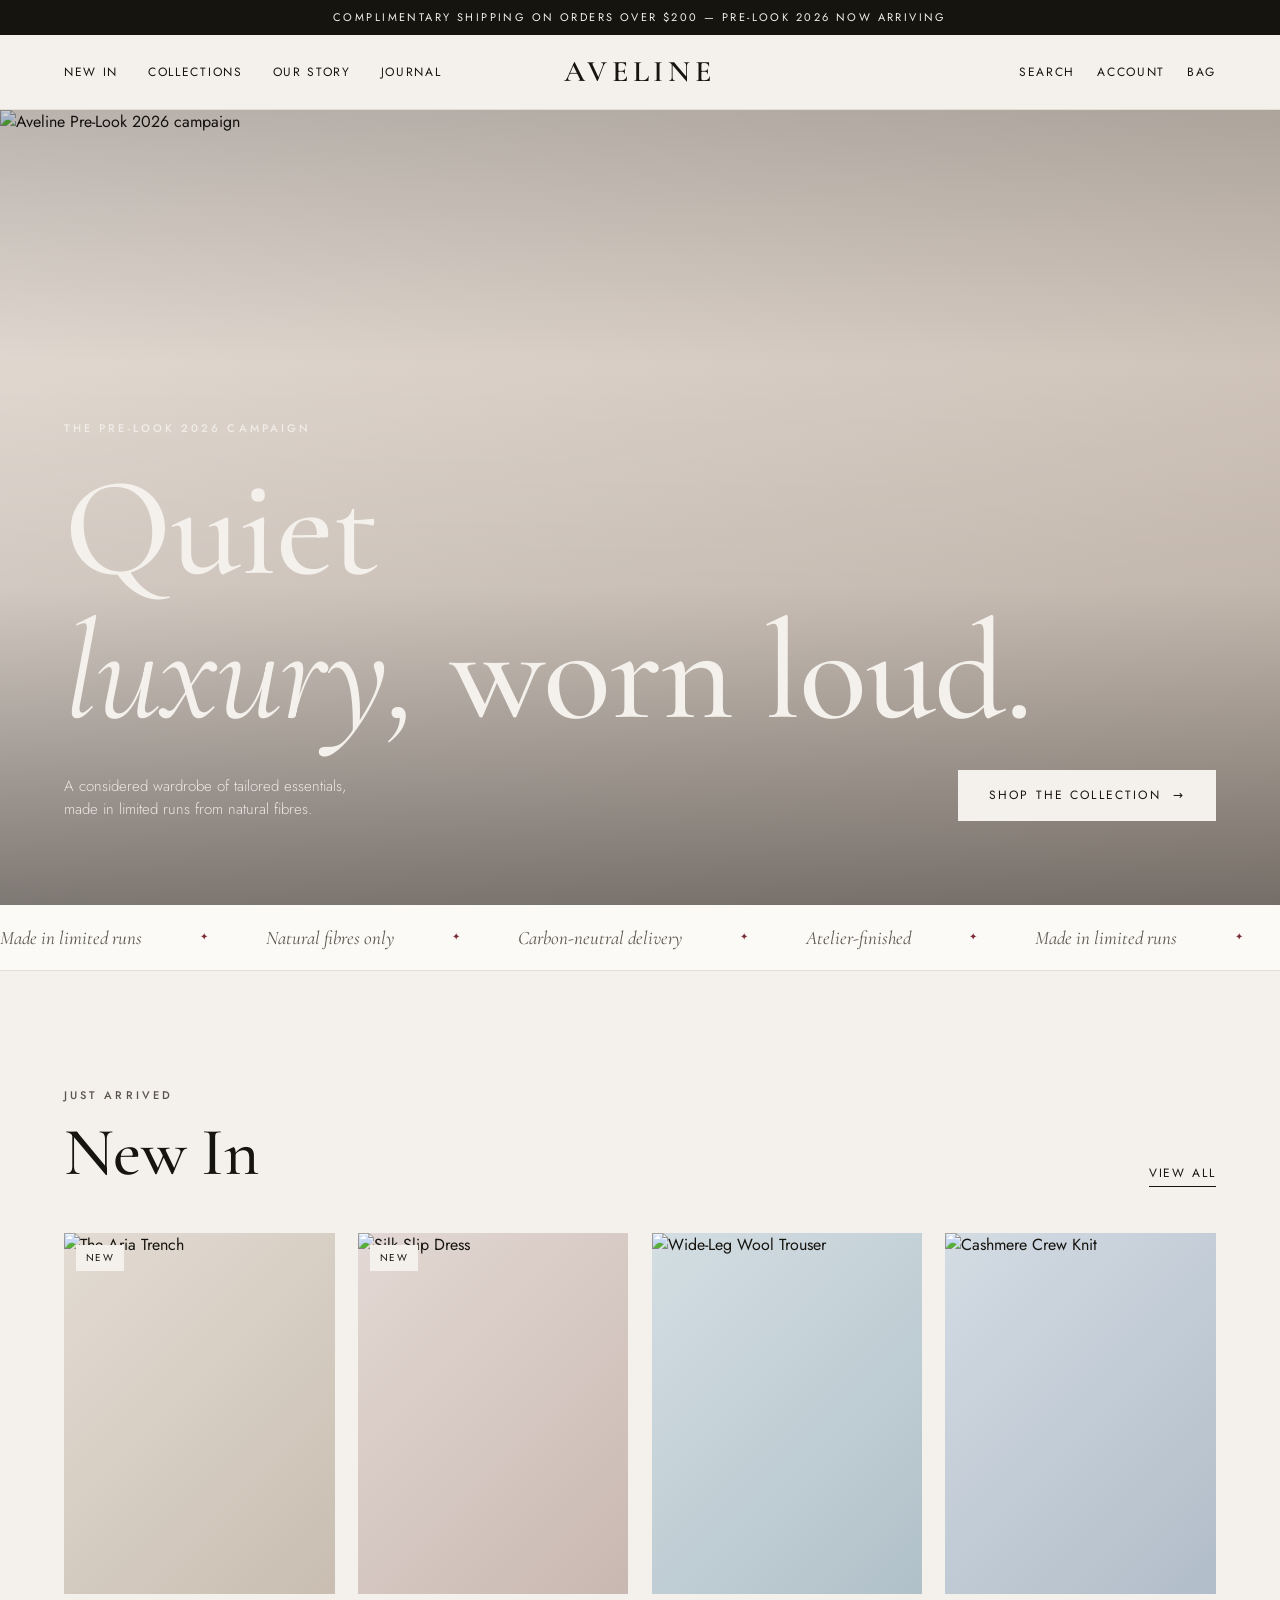
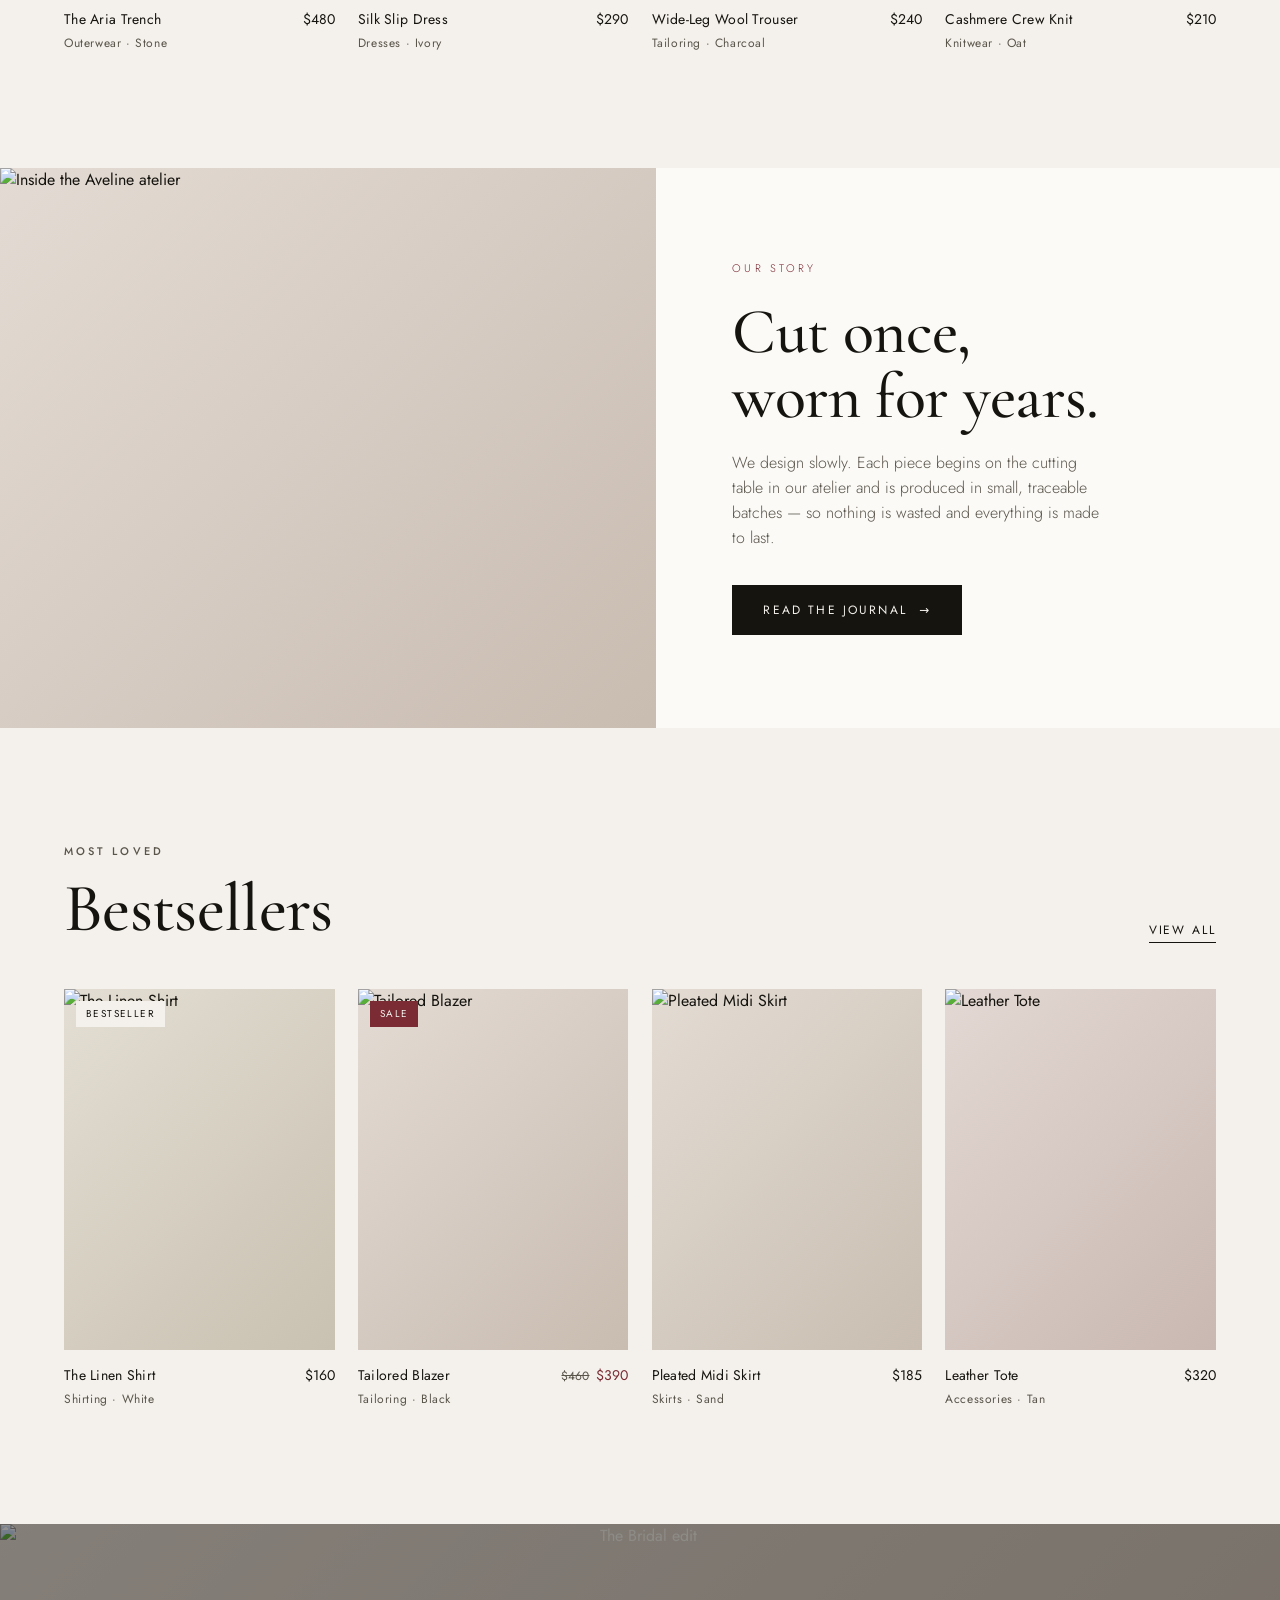
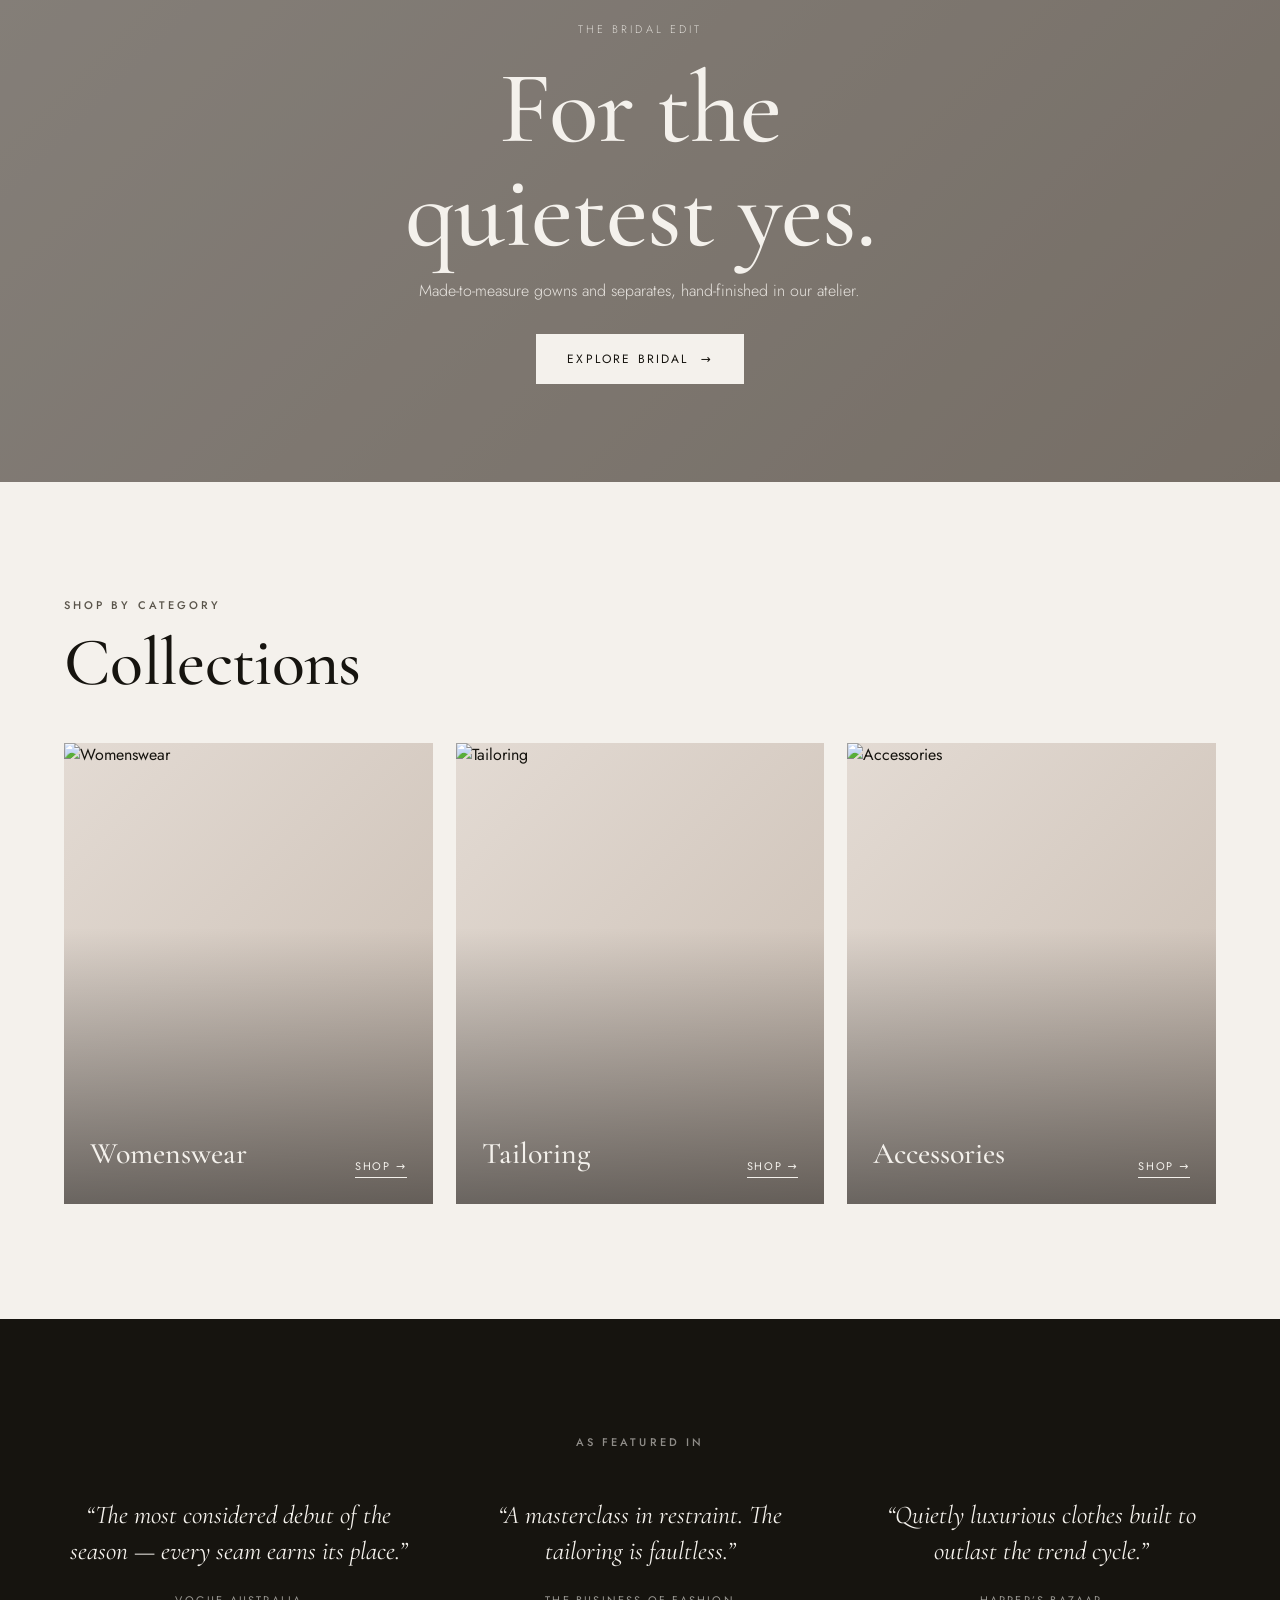
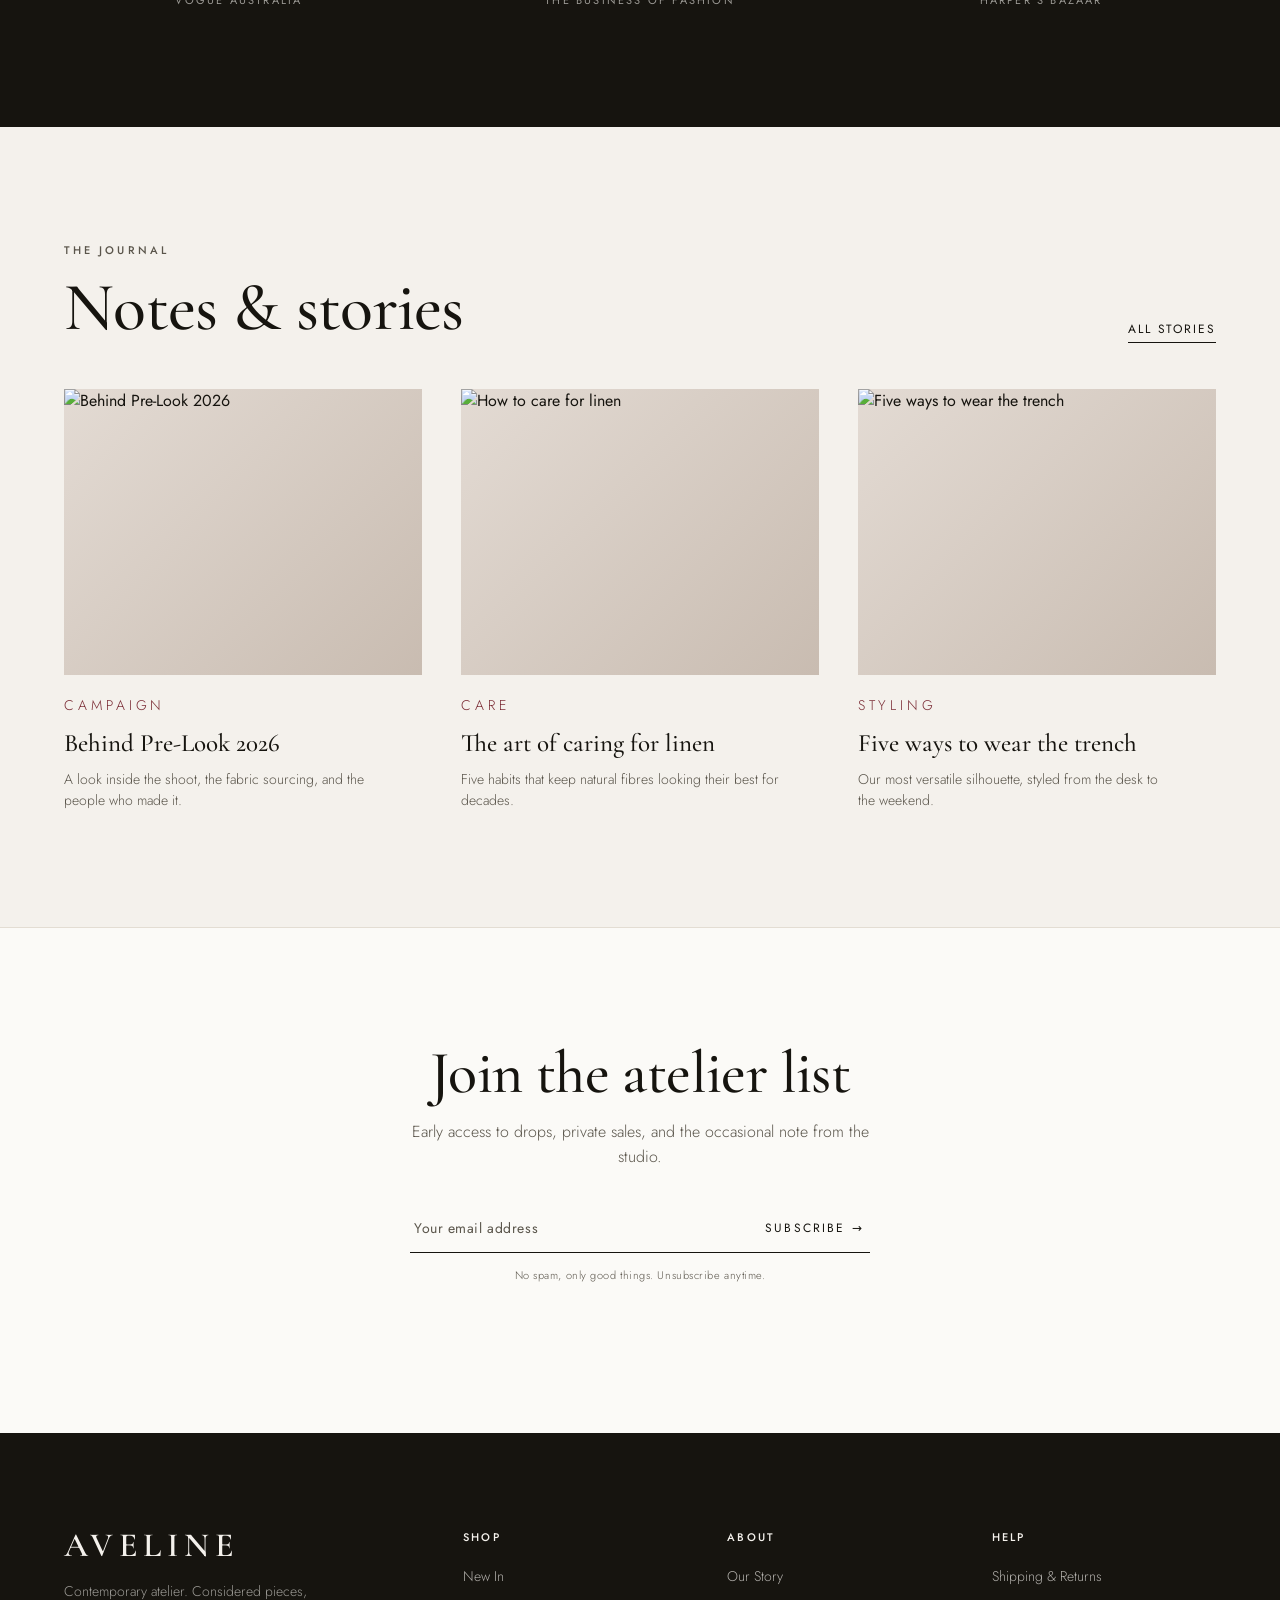
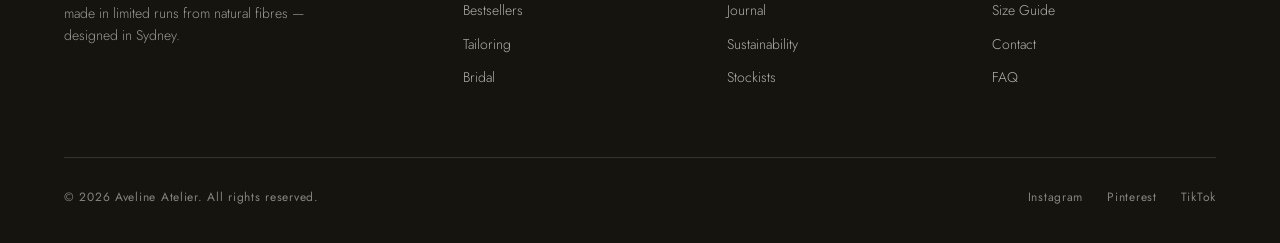
<file: aveline-index.html>
<!DOCTYPE html>
<html lang="en">
<head>
<meta charset="UTF-8">
<meta name="viewport" content="width=device-width, initial-scale=1">
<title>Aveline — Contemporary Atelier</title>
<meta name="description" content="Aveline is a contemporary fashion atelier. Considered pieces, made to last — new arrivals, the Pre-Look 2026 campaign, and the bridal collection.">
<link rel="preconnect" href="https://fonts.googleapis.com">
<link rel="preconnect" href="https://fonts.gstatic.com" crossorigin>
<link href="https://fonts.googleapis.com/css2?family=Cormorant+Garamond:ital,wght@0,400;0,500;0,600;1,400;1,500&family=Jost:wght@300;400;500;600&display=swap" rel="stylesheet">
<style>
  :root{
    --bone:#F4F1EC;
    --paper:#FBFAF7;
    --ink:#16140F;
    --ink-soft:#5A554B;
    --line:#E3DDD3;
    --wine:#7A2B34;
    --wine-deep:#5E1F27;
    --maxw:1320px;
    --pad:clamp(20px,5vw,64px);
    --ease:cubic-bezier(.22,.61,.36,1);
  }
  *{box-sizing:border-box;margin:0;padding:0}
  html{scroll-behavior:smooth}
  body{
    background:var(--bone);
    color:var(--ink);
    font-family:'Jost',system-ui,sans-serif;
    font-weight:400;
    line-height:1.55;
    -webkit-font-smoothing:antialiased;
    overflow-x:hidden;
  }
  img{display:block;max-width:100%}
  a{color:inherit;text-decoration:none}
  button{font-family:inherit;cursor:pointer;border:none;background:none;color:inherit}
  ::selection{background:var(--wine);color:var(--bone)}

  .display{font-family:'Cormorant Garamond',serif;font-weight:500;line-height:1.02;letter-spacing:-.01em}
  .eyebrow{font-size:11px;letter-spacing:.28em;text-transform:uppercase;font-weight:500;color:var(--ink-soft)}
  .wrap{max-width:var(--maxw);margin:0 auto;padding-left:var(--pad);padding-right:var(--pad)}

  a:focus-visible,button:focus-visible{outline:2px solid var(--wine);outline-offset:3px;border-radius:1px}

  /* ---------- announcement ---------- */
  .announce{
    background:var(--ink);color:var(--bone);
    text-align:center;font-size:11px;letter-spacing:.22em;text-transform:uppercase;
    padding:9px 16px;
  }

  /* ---------- nav ---------- */
  header{position:sticky;top:0;z-index:60;background:rgba(244,241,236,.82);backdrop-filter:blur(12px);border-bottom:1px solid var(--line);transition:background .3s}
  .nav{display:grid;grid-template-columns:1fr auto 1fr;align-items:center;height:74px}
  .nav-links,.nav-icons{display:flex;align-items:center;gap:30px}
  .nav-icons{justify-content:flex-end;gap:22px}
  .nav-links a,.nav-icons button{font-size:12px;letter-spacing:.14em;text-transform:uppercase;font-weight:400;position:relative;color:var(--ink)}
  .nav-links a::after{content:"";position:absolute;left:0;bottom:-5px;width:0;height:1px;background:var(--ink);transition:width .35s var(--ease)}
  .nav-links a:hover::after{width:100%}
  .brand{font-family:'Cormorant Garamond',serif;font-size:30px;font-weight:600;letter-spacing:.16em;text-align:center;line-height:1}
  .cart-btn{position:relative}
  .cart-count{position:absolute;top:-9px;right:-12px;background:var(--wine);color:var(--bone);font-size:10px;letter-spacing:0;min-width:16px;height:16px;border-radius:9px;display:grid;place-items:center;padding:0 4px;font-weight:500}
  .menu-toggle{display:none}

  /* ---------- hero ---------- */
  .hero{position:relative;min-height:calc(100vh - 74px - 31px);display:flex;align-items:flex-end;overflow:hidden}
  .hero-media{position:absolute;inset:0;z-index:0}
  .hero-media img{width:100%;height:100%;object-fit:cover;object-position:center 22%}
  .hero-media::after{content:"";position:absolute;inset:0;background:linear-gradient(180deg,rgba(0,0,0,.18) 0%,rgba(0,0,0,0) 32%,rgba(0,0,0,.05) 60%,rgba(0,0,0,.42) 100%)}
  .hero-inner{position:relative;z-index:2;width:100%;padding-bottom:clamp(40px,7vw,84px);color:var(--bone)}
  .hero-eyebrow{color:rgba(244,241,236,.85);margin-bottom:20px}
  .hero h1{font-size:clamp(54px,11vw,164px);color:var(--bone);font-weight:500}
  .hero h1 em{font-style:italic;font-weight:400}
  .hero-row{display:flex;flex-wrap:wrap;align-items:flex-end;justify-content:space-between;gap:28px;margin-top:26px}
  .hero-row p{max-width:34ch;color:rgba(244,241,236,.9);font-weight:300;font-size:15px}
  .btn{display:inline-flex;align-items:center;gap:12px;font-size:12px;letter-spacing:.18em;text-transform:uppercase;padding:15px 30px;border:1px solid currentColor;transition:.4s var(--ease)}
  .btn .arrow{transition:transform .4s var(--ease)}
  .btn:hover .arrow{transform:translateX(6px)}
  .btn-light{background:var(--bone);color:var(--ink);border-color:var(--bone)}
  .btn-light:hover{background:transparent;color:var(--bone)}
  .btn-dark{background:var(--ink);color:var(--bone);border-color:var(--ink)}
  .btn-dark:hover{background:transparent;color:var(--ink)}

  /* hero load reveal */
  .reveal{opacity:0;transform:translateY(26px)}
  .reveal.in{opacity:1;transform:none;transition:opacity 1s var(--ease),transform 1s var(--ease)}
  .d1{transition-delay:.05s}.d2{transition-delay:.18s}.d3{transition-delay:.32s}

  /* ---------- marquee ---------- */
  .marquee{border-bottom:1px solid var(--line);background:var(--paper);overflow:hidden;white-space:nowrap}
  .marquee-track{display:inline-flex;gap:58px;padding:18px 0;animation:scroll 32s linear infinite;will-change:transform}
  .marquee span{font-family:'Cormorant Garamond',serif;font-style:italic;font-size:19px;color:var(--ink-soft);display:inline-flex;align-items:center;gap:58px}
  .marquee span::after{content:"✦";font-style:normal;font-size:10px;color:var(--wine)}
  @keyframes scroll{to{transform:translateX(-50%)}}

  /* ---------- section heading ---------- */
  .sec{padding:clamp(64px,9vw,124px) 0}
  .sec-head{display:flex;align-items:flex-end;justify-content:space-between;gap:24px;margin-bottom:46px;flex-wrap:wrap}
  .sec-head h2{font-size:clamp(34px,5.5vw,68px)}
  .sec-head a{font-size:12px;letter-spacing:.16em;text-transform:uppercase;border-bottom:1px solid var(--ink);padding-bottom:3px;transition:.3s}
  .sec-head a:hover{color:var(--wine);border-color:var(--wine)}

  /* ---------- product grid ---------- */
  .grid{display:grid;grid-template-columns:repeat(4,1fr);gap:clamp(14px,1.8vw,26px)}
  .card{position:relative}
  .card-media{position:relative;aspect-ratio:3/4;overflow:hidden;background:var(--line)}
  .card-media img{width:100%;height:100%;object-fit:cover;transition:transform 1.1s var(--ease),opacity .5s ease}
  .card:hover .card-media img{transform:scale(1.045)}
  .tag{position:absolute;top:12px;left:12px;z-index:3;background:var(--bone);color:var(--ink);font-size:10px;letter-spacing:.14em;text-transform:uppercase;padding:5px 10px}
  .tag.sale{background:var(--wine);color:var(--bone)}
  .quick{position:absolute;left:12px;right:12px;bottom:12px;z-index:3;background:var(--ink);color:var(--bone);font-size:11px;letter-spacing:.18em;text-transform:uppercase;padding:13px;text-align:center;opacity:0;transform:translateY(12px);transition:.45s var(--ease)}
  .card:hover .quick,.card:focus-within .quick{opacity:1;transform:none}
  .quick:hover{background:var(--wine)}
  .card-info{padding-top:15px;display:flex;justify-content:space-between;gap:14px;align-items:baseline}
  .card-info h3{font-family:'Jost',sans-serif;font-weight:400;font-size:14px;letter-spacing:.02em}
  .card-info .meta{font-size:12px;color:var(--ink-soft);margin-top:3px;letter-spacing:.05em}
  .price{font-size:14px;white-space:nowrap}
  .price .was{color:var(--ink-soft);text-decoration:line-through;margin-right:7px;font-size:12px}
  .price .now{color:var(--wine)}

  /* ---------- editorial split ---------- */
  .split{display:grid;grid-template-columns:1.05fr 1fr;align-items:stretch;min-height:560px}
  .split.flip{grid-template-columns:1fr 1.05fr}
  .split-media{position:relative;overflow:hidden;background:var(--line);min-height:380px}
  .split-media img{width:100%;height:100%;object-fit:cover}
  .split-text{display:flex;flex-direction:column;justify-content:center;padding:clamp(36px,6vw,92px);background:var(--paper)}
  .split.flip .split-text{order:-1}
  .split-text .eyebrow{color:var(--wine);margin-bottom:22px}
  .split-text h2{font-size:clamp(38px,5vw,72px);margin-bottom:22px}
  .split-text p{max-width:42ch;color:var(--ink-soft);margin-bottom:34px;font-weight:300}

  /* ---------- promo banner ---------- */
  .promo{position:relative;min-height:62vh;display:grid;place-items:center;text-align:center;color:var(--bone);overflow:hidden}
  .promo img{position:absolute;inset:0;width:100%;height:100%;object-fit:cover;object-position:center 30%}
  .promo::after{content:"";position:absolute;inset:0;background:rgba(20,18,14,.46)}
  .promo-inner{position:relative;z-index:2;padding:0 24px}
  .promo .eyebrow{color:rgba(244,241,236,.8);margin-bottom:18px}
  .promo h2{font-size:clamp(40px,8vw,108px);color:var(--bone);margin-bottom:14px}
  .promo p{color:rgba(244,241,236,.9);margin-bottom:30px;font-weight:300}

  /* ---------- categories ---------- */
  .cats{display:grid;grid-template-columns:repeat(3,1fr);gap:clamp(14px,1.8vw,24px)}
  .cat{position:relative;aspect-ratio:4/5;overflow:hidden;background:var(--line);display:flex;align-items:flex-end}
  .cat img{position:absolute;inset:0;width:100%;height:100%;object-fit:cover;transition:transform 1.1s var(--ease)}
  .cat:hover img{transform:scale(1.05)}
  .cat::after{content:"";position:absolute;inset:0;background:linear-gradient(180deg,rgba(0,0,0,0) 40%,rgba(0,0,0,.5) 100%)}
  .cat-label{position:relative;z-index:2;padding:26px;color:var(--bone);width:100%;display:flex;justify-content:space-between;align-items:flex-end}
  .cat-label h3{font-family:'Cormorant Garamond',serif;font-size:30px;font-weight:500}
  .cat-label span{font-size:11px;letter-spacing:.16em;text-transform:uppercase;border-bottom:1px solid var(--bone);padding-bottom:2px}

  /* ---------- press ---------- */
  .press{background:var(--ink);color:var(--bone)}
  .press .eyebrow{color:rgba(244,241,236,.55);text-align:center;display:block;margin-bottom:46px}
  .quotes{display:grid;grid-template-columns:repeat(3,1fr);gap:clamp(28px,4vw,64px)}
  .quote{text-align:center}
  .quote p{font-family:'Cormorant Garamond',serif;font-style:italic;font-size:clamp(20px,2vw,26px);line-height:1.4;color:var(--bone);margin-bottom:18px}
  .quote cite{font-style:normal;font-size:11px;letter-spacing:.2em;text-transform:uppercase;color:rgba(244,241,236,.6)}

  /* ---------- journal ---------- */
  .journal-grid{display:grid;grid-template-columns:repeat(3,1fr);gap:clamp(20px,3vw,40px)}
  .post-media{aspect-ratio:5/4;overflow:hidden;background:var(--line);margin-bottom:20px}
  .post-media img{width:100%;height:100%;object-fit:cover;transition:transform 1s var(--ease)}
  .post:hover .post-media img{transform:scale(1.04)}
  .post .eyebrow{color:var(--wine);margin-bottom:12px}
  .post h3{font-family:'Cormorant Garamond',serif;font-size:25px;font-weight:500;line-height:1.18;margin-bottom:10px}
  .post p{color:var(--ink-soft);font-size:14px;font-weight:300;max-width:40ch}

  /* ---------- newsletter ---------- */
  .news{background:var(--paper);border-top:1px solid var(--line)}
  .news-inner{text-align:center;max-width:620px;margin:0 auto}
  .news h2{font-size:clamp(34px,5vw,60px);margin-bottom:16px}
  .news p{color:var(--ink-soft);margin-bottom:34px;font-weight:300}
  .news-form{display:flex;gap:0;border-bottom:1px solid var(--ink);max-width:460px;margin:0 auto}
  .news-form input{flex:1;background:none;border:none;padding:14px 4px;font-family:inherit;font-size:14px;letter-spacing:.04em;color:var(--ink)}
  .news-form input::placeholder{color:var(--ink-soft)}
  .news-form input:focus{outline:none}
  .news-form button{font-size:12px;letter-spacing:.18em;text-transform:uppercase;padding:0 6px}
  .news-form button:hover{color:var(--wine)}
  .news-note{font-size:11px;color:var(--ink-soft);margin-top:14px;letter-spacing:.05em}

  /* ---------- footer ---------- */
  footer{background:var(--ink);color:rgba(244,241,236,.78);padding:clamp(56px,8vw,96px) 0 36px}
  .foot-top{display:grid;grid-template-columns:1.6fr 1fr 1fr 1fr;gap:40px;padding-bottom:56px;border-bottom:1px solid rgba(244,241,236,.14)}
  .foot-brand .brand{color:var(--bone);text-align:left;font-size:34px;margin-bottom:18px}
  .foot-brand p{max-width:32ch;font-weight:300;font-size:14px;color:rgba(244,241,236,.6)}
  .foot-col h4{font-size:11px;letter-spacing:.2em;text-transform:uppercase;color:var(--bone);margin-bottom:20px;font-weight:500}
  .foot-col a{display:block;font-size:14px;font-weight:300;margin-bottom:12px;color:rgba(244,241,236,.7);transition:.25s;width:fit-content}
  .foot-col a:hover{color:var(--bone)}
  .foot-bot{display:flex;justify-content:space-between;align-items:center;flex-wrap:wrap;gap:16px;padding-top:30px;font-size:12px;letter-spacing:.06em;color:rgba(244,241,236,.5)}
  .foot-bot .socials{display:flex;gap:24px}
  .foot-bot a:hover{color:var(--bone)}

  /* ---------- cart drawer ---------- */
  .overlay{position:fixed;inset:0;background:rgba(20,18,14,.4);opacity:0;visibility:hidden;transition:.4s;z-index:90}
  .overlay.open{opacity:1;visibility:visible}
  .drawer{position:fixed;top:0;right:0;height:100%;width:min(420px,92vw);background:var(--bone);z-index:100;transform:translateX(100%);transition:transform .5s var(--ease);display:flex;flex-direction:column}
  .drawer.open{transform:none}
  .drawer-head{display:flex;justify-content:space-between;align-items:center;padding:26px var(--pad);border-bottom:1px solid var(--line)}
  .drawer-head h3{font-family:'Cormorant Garamond',serif;font-size:24px;font-weight:500}
  .drawer-close{font-size:13px;letter-spacing:.1em;text-transform:uppercase}
  .drawer-body{flex:1;overflow-y:auto;padding:8px var(--pad)}
  .line-item{display:flex;gap:16px;padding:22px 0;border-bottom:1px solid var(--line)}
  .line-item .thumb{width:72px;height:92px;background:var(--line);object-fit:cover;flex-shrink:0}
  .line-item .li-info{flex:1}
  .line-item h4{font-weight:400;font-size:14px;margin-bottom:4px}
  .line-item .li-meta{font-size:12px;color:var(--ink-soft);margin-bottom:10px}
  .line-item .li-row{display:flex;justify-content:space-between;align-items:center}
  .qty{display:flex;align-items:center;gap:12px;border:1px solid var(--line);padding:4px 10px}
  .qty button{font-size:15px;line-height:1;color:var(--ink-soft)}
  .qty button:hover{color:var(--ink)}
  .li-remove{font-size:11px;letter-spacing:.1em;text-transform:uppercase;color:var(--ink-soft)}
  .li-remove:hover{color:var(--wine)}
  .cart-empty{text-align:center;color:var(--ink-soft);padding:70px 0;font-weight:300}
  .drawer-foot{padding:24px var(--pad);border-top:1px solid var(--line)}
  .drawer-foot .totals{display:flex;justify-content:space-between;margin-bottom:6px;font-size:14px}
  .drawer-foot .totals.grand{font-size:16px;margin-bottom:20px}
  .drawer-foot .ship-note{font-size:11px;color:var(--ink-soft);margin-bottom:20px;letter-spacing:.04em}
  .checkout{width:100%;text-align:center;justify-content:center}

  /* scroll-in for sections */
  .obs{opacity:0;transform:translateY(30px)}
  .obs.in{opacity:1;transform:none;transition:opacity .8s var(--ease),transform .8s var(--ease)}

  /* ---------- responsive ---------- */
  @media(max-width:1040px){
    .foot-top{grid-template-columns:1fr 1fr}
    .foot-brand{grid-column:1/-1}
  }
  @media(max-width:860px){
    .nav{grid-template-columns:auto 1fr auto}
    .nav-links{display:none}
    .menu-toggle{display:inline-flex;font-size:12px;letter-spacing:.14em;text-transform:uppercase}
    .grid{grid-template-columns:repeat(2,1fr)}
    .split,.split.flip{grid-template-columns:1fr}
    .split.flip .split-text{order:0}
    .cats,.quotes,.journal-grid{grid-template-columns:1fr}
    .quotes{gap:48px}
    .cats{gap:14px}
    .journal-grid{gap:40px}
    /* mobile menu panel */
    .mobile-menu{position:fixed;inset:0;background:var(--bone);z-index:80;padding:90px var(--pad) 40px;transform:translateY(-100%);transition:transform .5s var(--ease);display:flex;flex-direction:column;gap:8px}
    .mobile-menu.open{transform:none}
    .mobile-menu a{font-family:'Cormorant Garamond',serif;font-size:38px;font-weight:500;padding:6px 0;border-bottom:1px solid var(--line)}
  }
  @media(min-width:861px){.mobile-menu{display:none}}
  @media(max-width:520px){
    .grid{grid-template-columns:1fr 1fr;gap:12px}
    .card-info h3{font-size:13px}
    .hero-row{flex-direction:column;align-items:flex-start}
  }
  @media(prefers-reduced-motion:reduce){
    *{animation-duration:.001ms!important;transition-duration:.001ms!important}
    .reveal,.obs{opacity:1;transform:none}
    html{scroll-behavior:auto}
  }
</style>
</head>
<body>

<div class="announce">Complimentary shipping on orders over $200 — Pre-Look 2026 now arriving</div>

<header>
  <nav class="wrap nav">
    <button class="menu-toggle" id="menuToggle" aria-label="Open menu">Menu</button>
    <div class="nav-links">
      <a href="#new">New In</a>
      <a href="#collection">Collections</a>
      <a href="#story">Our Story</a>
      <a href="#journal">Journal</a>
    </div>
    <a href="#top" class="brand">AVELINE</a>
    <div class="nav-icons">
      <button aria-label="Search">Search</button>
      <button aria-label="Account" class="acct">Account</button>
      <button class="cart-btn" id="cartOpen" aria-label="Open cart">
        Bag<span class="cart-count" id="cartCount">0</span>
      </button>
    </div>
  </nav>
</header>

<!-- mobile menu -->
<div class="mobile-menu" id="mobileMenu">
  <a href="#new">New In</a>
  <a href="#collection">Collections</a>
  <a href="#story">Our Story</a>
  <a href="#journal">Journal</a>
  <a href="#contact">Contact</a>
</div>

<main id="top">

  <!-- HERO -->
  <section class="hero">
    <div class="hero-media">
      <img data-fallback="1" alt="Aveline Pre-Look 2026 campaign"
        src="https://images.unsplash.com/photo-1490481651871-ab68de25d43d?w=1600&q=80&auto=format&fit=crop">
    </div>
    <div class="hero-inner wrap">
      <p class="eyebrow hero-eyebrow reveal d1">The Pre-Look 2026 Campaign</p>
      <h1 class="display reveal d2">Quiet<br><em>luxury,</em> worn loud.</h1>
      <div class="hero-row reveal d3">
        <p>A considered wardrobe of tailored essentials, made in limited runs from natural fibres.</p>
        <a href="#new" class="btn btn-light">Shop the collection <span class="arrow">→</span></a>
      </div>
    </div>
  </section>

  <!-- MARQUEE -->
  <div class="marquee" aria-hidden="true">
    <div class="marquee-track">
      <span>Made in limited runs</span><span>Natural fibres only</span><span>Carbon-neutral delivery</span><span>Atelier-finished</span>
      <span>Made in limited runs</span><span>Natural fibres only</span><span>Carbon-neutral delivery</span><span>Atelier-finished</span>
    </div>
  </div>

  <!-- NEW IN -->
  <section class="sec" id="new">
    <div class="wrap">
      <div class="sec-head obs">
        <div>
          <p class="eyebrow" style="margin-bottom:14px">Just arrived</p>
          <h2 class="display">New In</h2>
        </div>
        <a href="#collection">View all</a>
      </div>
      <div class="grid" id="gridNew"></div>
    </div>
  </section>

  <!-- EDITORIAL SPLIT -->
  <section class="split obs" id="story">
    <div class="split-media">
      <img data-fallback="1" alt="Inside the Aveline atelier"
        src="https://images.unsplash.com/photo-1556905055-8f358a7a47b2?w=1100&q=80&auto=format&fit=crop">
    </div>
    <div class="split-text">
      <p class="eyebrow">Our Story</p>
      <h2 class="display">Cut once,<br>worn for years.</h2>
      <p>We design slowly. Each piece begins on the cutting table in our atelier and is produced in small, traceable batches — so nothing is wasted and everything is made to last.</p>
      <a href="#journal" class="btn btn-dark" style="align-self:flex-start">Read the journal <span class="arrow">→</span></a>
    </div>
  </section>

  <!-- BESTSELLERS -->
  <section class="sec" id="bestseller" style="padding-top:clamp(64px,9vw,124px)">
    <div class="wrap">
      <div class="sec-head obs">
        <div>
          <p class="eyebrow" style="margin-bottom:14px">Most loved</p>
          <h2 class="display">Bestsellers</h2>
        </div>
        <a href="#collection">View all</a>
      </div>
      <div class="grid" id="gridBest"></div>
    </div>
  </section>

  <!-- PROMO BANNER -->
  <section class="promo obs">
    <img data-fallback="1" alt="The Bridal edit"
      src="https://images.unsplash.com/photo-1594633312681-425c7b97ccd1?w=1600&q=80&auto=format&fit=crop">
    <div class="promo-inner">
      <p class="eyebrow">The Bridal Edit</p>
      <h2 class="display">For the<br>quietest yes.</h2>
      <p>Made-to-measure gowns and separates, hand-finished in our atelier.</p>
      <a href="#collection" class="btn btn-light">Explore bridal <span class="arrow">→</span></a>
    </div>
  </section>

  <!-- CATEGORIES -->
  <section class="sec" id="collection">
    <div class="wrap">
      <div class="sec-head obs">
        <div>
          <p class="eyebrow" style="margin-bottom:14px">Shop by category</p>
          <h2 class="display">Collections</h2>
        </div>
      </div>
      <div class="cats obs">
        <a class="cat" href="#new">
          <img data-fallback="1" alt="Womenswear" src="https://images.unsplash.com/photo-1483985988355-763728e1935b?w=900&q=80&auto=format&fit=crop">
          <div class="cat-label"><h3>Womenswear</h3><span>Shop →</span></div>
        </a>
        <a class="cat" href="#new">
          <img data-fallback="1" alt="Tailoring" src="https://images.unsplash.com/photo-1507003211169-0a1dd7228f2d?w=900&q=80&auto=format&fit=crop">
          <div class="cat-label"><h3>Tailoring</h3><span>Shop →</span></div>
        </a>
        <a class="cat" href="#new">
          <img data-fallback="1" alt="Accessories" src="https://images.unsplash.com/photo-1492707892479-7bc8d5a4ee93?w=900&q=80&auto=format&fit=crop">
          <div class="cat-label"><h3>Accessories</h3><span>Shop →</span></div>
        </a>
      </div>
    </div>
  </section>

  <!-- PRESS -->
  <section class="sec press obs">
    <div class="wrap">
      <span class="eyebrow">As featured in</span>
      <div class="quotes">
        <blockquote class="quote"><p>“The most considered debut of the season — every seam earns its place.”</p><cite>Vogue Australia</cite></blockquote>
        <blockquote class="quote"><p>“A masterclass in restraint. The tailoring is faultless.”</p><cite>The Business of Fashion</cite></blockquote>
        <blockquote class="quote"><p>“Quietly luxurious clothes built to outlast the trend cycle.”</p><cite>Harper’s Bazaar</cite></blockquote>
      </div>
    </div>
  </section>

  <!-- JOURNAL -->
  <section class="sec" id="journal">
    <div class="wrap">
      <div class="sec-head obs">
        <div>
          <p class="eyebrow" style="margin-bottom:14px">The Journal</p>
          <h2 class="display">Notes & stories</h2>
        </div>
        <a href="#journal">All stories</a>
      </div>
      <div class="journal-grid obs">
        <a class="post" href="#journal">
          <div class="post-media"><img data-fallback="1" alt="Behind Pre-Look 2026" src="https://images.unsplash.com/photo-1469334031218-e382a71b716b?w=900&q=80&auto=format&fit=crop"></div>
          <p class="eyebrow">Campaign</p>
          <h3>Behind Pre-Look 2026</h3>
          <p>A look inside the shoot, the fabric sourcing, and the people who made it.</p>
        </a>
        <a class="post" href="#journal">
          <div class="post-media"><img data-fallback="1" alt="How to care for linen" src="https://images.unsplash.com/photo-1441984904996-e0b6ba687e04?w=900&q=80&auto=format&fit=crop"></div>
          <p class="eyebrow">Care</p>
          <h3>The art of caring for linen</h3>
          <p>Five habits that keep natural fibres looking their best for decades.</p>
        </a>
        <a class="post" href="#journal">
          <div class="post-media"><img data-fallback="1" alt="Five ways to wear the trench" src="https://images.unsplash.com/photo-1487412720507-e7ab37603c6f?w=900&q=80&auto=format&fit=crop"></div>
          <p class="eyebrow">Styling</p>
          <h3>Five ways to wear the trench</h3>
          <p>Our most versatile silhouette, styled from the desk to the weekend.</p>
        </a>
      </div>
    </div>
  </section>

  <!-- NEWSLETTER -->
  <section class="sec news" id="contact">
    <div class="wrap news-inner">
      <h2 class="display">Join the atelier list</h2>
      <p>Early access to drops, private sales, and the occasional note from the studio.</p>
      <div class="news-form">
        <input type="email" id="emailInput" placeholder="Your email address" aria-label="Email address">
        <button id="subscribe">Subscribe →</button>
      </div>
      <p class="news-note" id="newsNote">No spam, only good things. Unsubscribe anytime.</p>
    </div>
  </section>

</main>

<footer>
  <div class="wrap">
    <div class="foot-top">
      <div class="foot-brand">
        <div class="brand">AVELINE</div>
        <p>Contemporary atelier. Considered pieces, made in limited runs from natural fibres — designed in Sydney.</p>
      </div>
      <div class="foot-col">
        <h4>Shop</h4>
        <a href="#new">New In</a>
        <a href="#bestseller">Bestsellers</a>
        <a href="#collection">Tailoring</a>
        <a href="#collection">Bridal</a>
      </div>
      <div class="foot-col">
        <h4>About</h4>
        <a href="#story">Our Story</a>
        <a href="#journal">Journal</a>
        <a href="#">Sustainability</a>
        <a href="#">Stockists</a>
      </div>
      <div class="foot-col">
        <h4>Help</h4>
        <a href="#">Shipping & Returns</a>
        <a href="#">Size Guide</a>
        <a href="#contact">Contact</a>
        <a href="#">FAQ</a>
      </div>
    </div>
    <div class="foot-bot">
      <span>© 2026 Aveline Atelier. All rights reserved.</span>
      <div class="socials">
        <a href="#">Instagram</a>
        <a href="#">Pinterest</a>
        <a href="#">TikTok</a>
      </div>
    </div>
  </div>
</footer>

<!-- CART -->
<div class="overlay" id="overlay"></div>
<aside class="drawer" id="drawer" aria-label="Shopping bag" aria-hidden="true">
  <div class="drawer-head">
    <h3>Your bag <span id="drawerCount" style="font-family:'Jost';font-size:13px;color:var(--ink-soft)"></span></h3>
    <button class="drawer-close" id="cartClose">Close ✕</button>
  </div>
  <div class="drawer-body" id="drawerBody"></div>
  <div class="drawer-foot" id="drawerFoot" style="display:none">
    <div class="totals"><span>Subtotal</span><span id="subtotal">$0</span></div>
    <p class="ship-note">Shipping & taxes calculated at checkout.</p>
    <button class="btn btn-dark checkout">Proceed to checkout <span class="arrow">→</span></button>
  </div>
</aside>

<script>
/* ---------- product data ---------- */
const PRODUCTS = [
  // New In
  {id:1,name:"The Aria Trench",cat:"Outerwear · Stone",price:480,img:"1591047139829-d91aecb6caea",grid:"new",tag:"New"},
  {id:2,name:"Silk Slip Dress",cat:"Dresses · Ivory",price:290,img:"1539008835657-9e8e9680c956",grid:"new",tag:"New"},
  {id:3,name:"Wide-Leg Wool Trouser",cat:"Tailoring · Charcoal",price:240,img:"1594633312681-425c7b97ccd1",grid:"new"},
  {id:4,name:"Cashmere Crew Knit",cat:"Knitwear · Oat",price:210,img:"1576566588028-4147f3842f27",grid:"new"},
  // Bestsellers
  {id:5,name:"The Linen Shirt",cat:"Shirting · White",price:160,img:"1602810318383-e386cc2a3ccf",grid:"best",tag:"Bestseller"},
  {id:6,name:"Tailored Blazer",cat:"Tailoring · Black",price:390,was:460,img:"1507003211169-0a1dd7228f2d",grid:"best",tag:"sale"},
  {id:7,name:"Pleated Midi Skirt",cat:"Skirts · Sand",price:185,img:"1495385794356-15371f348c31",grid:"best"},
  {id:8,name:"Leather Tote",cat:"Accessories · Tan",price:320,img:"1584917865442-de89df76afd3",grid:"best"}
];

const imgUrl = id => `https://images.unsplash.com/photo-${id}?w=700&q=80&auto=format&fit=crop`;

/* graceful fallback for any image that fails to load */
function attachFallback(img){
  img.addEventListener('error',()=>{
    if(img.dataset.failed) return;
    img.dataset.failed="1";
    const hues=[28,32,18,200,210,40];
    const h=hues[(parseInt(img.dataset.seed||"0"))%hues.length];
    img.style.background=`linear-gradient(135deg,hsl(${h} 22% 86%),hsl(${h} 18% 74%))`;
    img.removeAttribute('src');
    img.style.minHeight="100%";
  },{once:true});
}

/* ---------- render grids ---------- */
function cardHTML(p){
  const priceHTML = p.was
    ? `<span class="price"><span class="was">$${p.was}</span><span class="now">$${p.price}</span></span>`
    : `<span class="price">$${p.price}</span>`;
  const tagHTML = p.tag ? `<span class="tag ${p.tag==='sale'?'sale':''}">${p.tag==='sale'?'Sale':p.tag}</span>` : '';
  return `<article class="card">
    <div class="card-media">
      ${tagHTML}
      <img data-fallback="1" data-seed="${p.id}" alt="${p.name}" src="${imgUrl(p.img)}">
      <button class="quick" data-add="${p.id}">+ Add to bag</button>
    </div>
    <div class="card-info">
      <div><h3>${p.name}</h3><div class="meta">${p.cat}</div></div>
      ${priceHTML}
    </div>
  </article>`;
}
document.getElementById('gridNew').innerHTML  = PRODUCTS.filter(p=>p.grid==='new').map(cardHTML).join('');
document.getElementById('gridBest').innerHTML = PRODUCTS.filter(p=>p.grid==='best').map(cardHTML).join('');

document.querySelectorAll('img[data-fallback]').forEach(attachFallback);

/* ---------- cart ---------- */
let cart = {}; // id -> qty
const $ = s => document.querySelector(s);
const drawer=$('#drawer'), overlay=$('#overlay');

function openCart(){drawer.classList.add('open');overlay.classList.add('open');drawer.setAttribute('aria-hidden','false');}
function closeCart(){drawer.classList.remove('open');overlay.classList.remove('open');drawer.setAttribute('aria-hidden','true');}
$('#cartOpen').onclick=openCart;
$('#cartClose').onclick=closeCart;
overlay.onclick=()=>{closeCart();closeMenu();};

function addToCart(id){ cart[id]=(cart[id]||0)+1; renderCart(); openCart(); }
function changeQty(id,d){ cart[id]=(cart[id]||0)+d; if(cart[id]<=0) delete cart[id]; renderCart(); }
function removeItem(id){ delete cart[id]; renderCart(); }

function renderCart(){
  const ids=Object.keys(cart);
  const totalItems=ids.reduce((s,id)=>s+cart[id],0);
  const subtotal=ids.reduce((s,id)=>s+PRODUCTS.find(p=>p.id==id).price*cart[id],0);
  $('#cartCount').textContent=totalItems;
  $('#cartCount').style.display = totalItems? 'grid':'none';
  $('#drawerCount').textContent = totalItems? `(${totalItems})`:'';
  const body=$('#drawerBody'), foot=$('#drawerFoot');
  if(!ids.length){
    body.innerHTML=`<div class="cart-empty">Your bag is empty.<br>Time to find something lovely.</div>`;
    foot.style.display='none'; return;
  }
  body.innerHTML=ids.map(id=>{
    const p=PRODUCTS.find(x=>x.id==id);
    return `<div class="line-item">
      <img class="thumb" data-fallback="1" data-seed="${p.id}" src="${imgUrl(p.img)}" alt="${p.name}">
      <div class="li-info">
        <h4>${p.name}</h4>
        <div class="li-meta">${p.cat} — $${p.price}</div>
        <div class="li-row">
          <div class="qty">
            <button data-dec="${p.id}" aria-label="Decrease">–</button>
            <span>${cart[id]}</span>
            <button data-inc="${p.id}" aria-label="Increase">+</button>
          </div>
          <button class="li-remove" data-rem="${p.id}">Remove</button>
        </div>
      </div>
    </div>`;
  }).join('');
  $('#subtotal').textContent='$'+subtotal.toLocaleString();
  foot.style.display='block';
  body.querySelectorAll('img[data-fallback]').forEach(attachFallback);
}

/* event delegation */
document.addEventListener('click',e=>{
  const a=e.target.closest('[data-add]'); if(a){addToCart(+a.dataset.add);return;}
  const inc=e.target.closest('[data-inc]'); if(inc){changeQty(+inc.dataset.inc,1);return;}
  const dec=e.target.closest('[data-dec]'); if(dec){changeQty(+dec.dataset.dec,-1);return;}
  const rem=e.target.closest('[data-rem]'); if(rem){removeItem(+rem.dataset.rem);return;}
});
document.addEventListener('keydown',e=>{if(e.key==='Escape'){closeCart();closeMenu();}});
renderCart();

/* ---------- mobile menu ---------- */
const mm=$('#mobileMenu'), mt=$('#menuToggle');
let menuOpen=false;
function closeMenu(){menuOpen=false;mm.classList.remove('open');mt.textContent='Menu';}
mt.onclick=()=>{menuOpen=!menuOpen;mm.classList.toggle('open',menuOpen);mt.textContent=menuOpen?'Close':'Menu';};
mm.querySelectorAll('a').forEach(a=>a.onclick=closeMenu);

/* ---------- newsletter ---------- */
$('#subscribe').onclick=()=>{
  const v=$('#emailInput').value.trim();
  const note=$('#newsNote');
  if(/^[^@\s]+@[^@\s]+\.[^@\s]+$/.test(v)){
    note.textContent='Thank you — welcome to the list.';
    note.style.color='var(--wine)';
    $('#emailInput').value='';
  }else{
    note.textContent='Please enter a valid email address.';
    note.style.color='var(--wine)';
  }
};

/* ---------- reveals ---------- */
window.addEventListener('load',()=>{
  document.querySelectorAll('.reveal').forEach(el=>el.classList.add('in'));
});
const io=new IntersectionObserver((entries)=>{
  entries.forEach(en=>{if(en.isIntersecting){en.target.classList.add('in');io.unobserve(en.target);}});
},{threshold:.12});
document.querySelectorAll('.obs').forEach(el=>io.observe(el));

/* nav background solidifies after scroll */
const hdr=document.querySelector('header');
addEventListener('scroll',()=>{hdr.style.background = scrollY>40 ? 'rgba(244,241,236,.94)' : 'rgba(244,241,236,.82)';});
</script>
</body>
</html>
</file>
